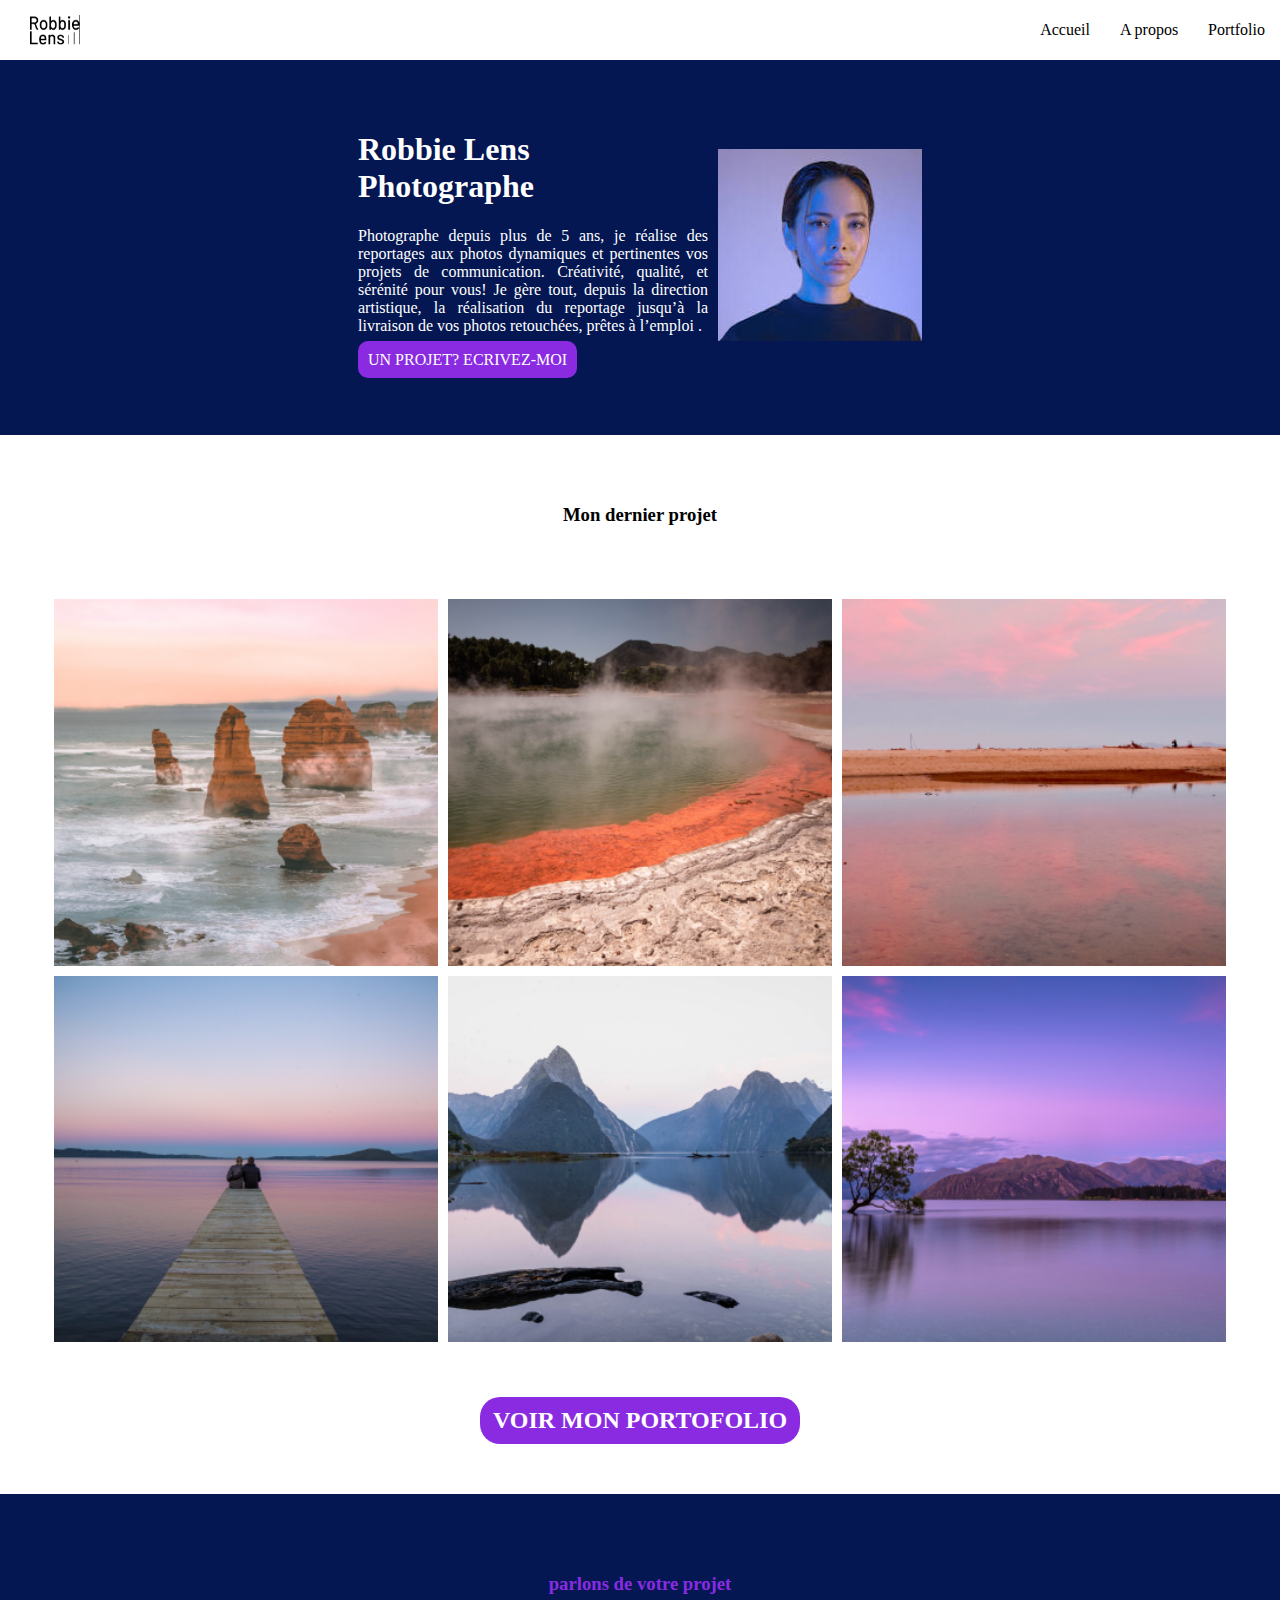
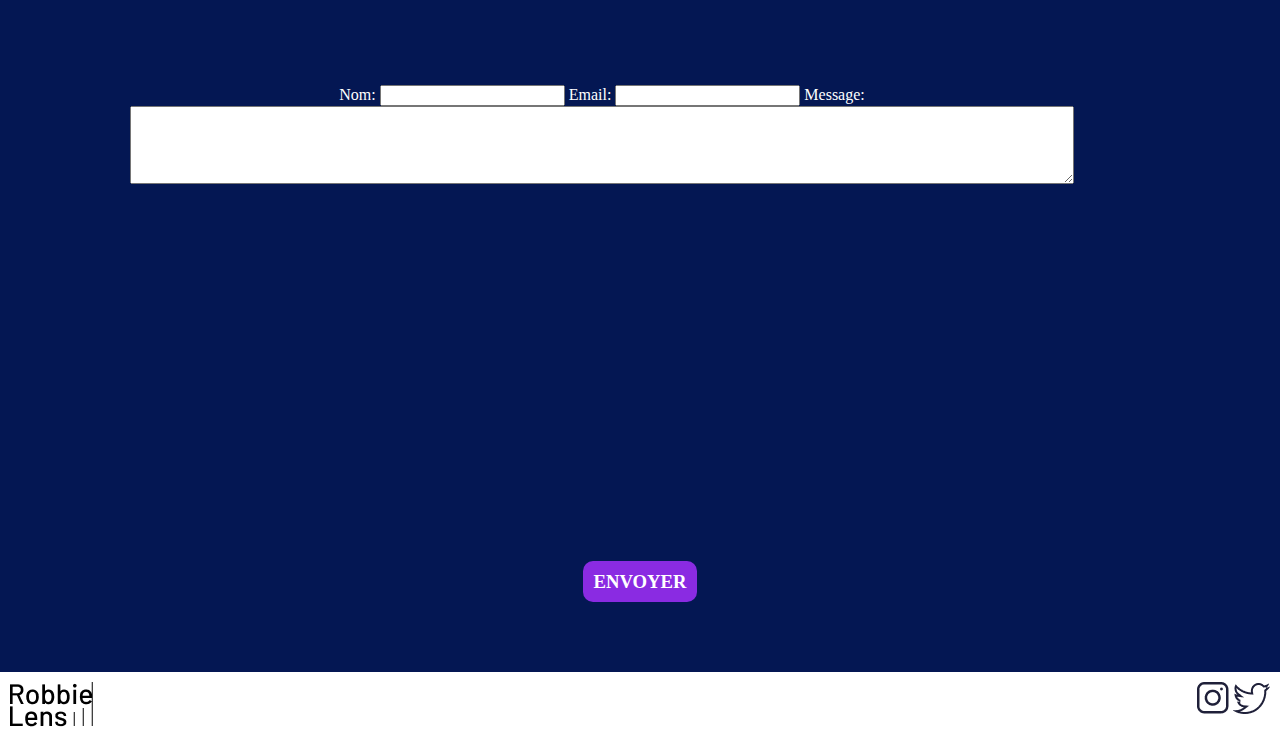
<file: index.html>
<!DOCTYPE html>
<html lang="en">
<head>
    <meta charset="UTF-8">
    <meta name="viewport" content="width=device-width, initial-scale=1.0">
    <title>Maquette HTML/ CSS desktop</title>
    <link rel="stylesheet" href="style.css">
</head>
<body>
    <header>
        <img src="./images/logo.png" alt="Logo">
        <nav>
            <ul>
                <li><a href="#">Accueil</a></li>
                <li><a href="#">A propos</a></li>
                <li><a href="#">Portfolio</a></li>
            </ul>
        </nav>
    </header>
    <main>
        <section class="section1">
            <div class="row-1">
                <h1>Robbie Lens Photographe</h1>
                <p>
                    Photographe depuis plus de 5 ans, je réalise des reportages aux 
                    photos dynamiques et pertinentes  vos projets de communication.
                    Créativité, qualité, et sérénité pour vous! Je gère tout, depuis
                    la direction artistique, la réalisation du reportage jusqu’à la
                    livraison de vos photos retouchées, prêtes à l’emploi .
                </p>
                <p><a href="#">Un projet? Ecrivez-moi</a></p> 
            </div>
            <div class="row-2">
                <img src="./images/téléchargement.jpg" alt="Photo principal">
            </div>
        </section>
        <section class="section2">
            <h3>Mon dernier projet</h3>
            <div class="container">
                <img src="./images/photos 2/element-1.png" alt="photo 1">
                <img src="./images/photos 2/element-2.png" alt="photo 2">
                <img src="./images/photos 2/element-3.png" alt="photo 3">
                <img src="./images/photos 2/element-4.png" alt="photo 4">
                <img src="./images/photos 2/element-5.png" alt="photo 5">
                <img src="./images/photos 2/element-6.png" alt="photo 6">
            </div>
            <h2>
                <a href="#">Voir mon portofolio</a>
            </h2>
        </section>
    </main>


    <section class="section3">
    <h3>parlons de votre projet</h3>

    <form action="#" method="post">
        <label for="name">Nom:</label>
        <input type="text" id="name" name="name" required>

        <label for="email">Email:</label>
        <input type="email" id="email" name="email" required>
     
        <label for="message"
        >Message:</label>
        <textarea id="message" name="message" rows="4" required></textarea>
    </form>

    <h3>
        <a href="#">Envoyer</a>
    </h3>
</section>
    <footer>
        <div>
            <img src="./images/logo.png" alt="bas de page">
        </div>
        <div>
            <img src="./images/instagram.png" alt=" Reseaux sociaux">
            <img src="./images/twitter.png" alt="Reseau sociaux">
        </div>
        
    </footer>
</body>

</html>
</file>
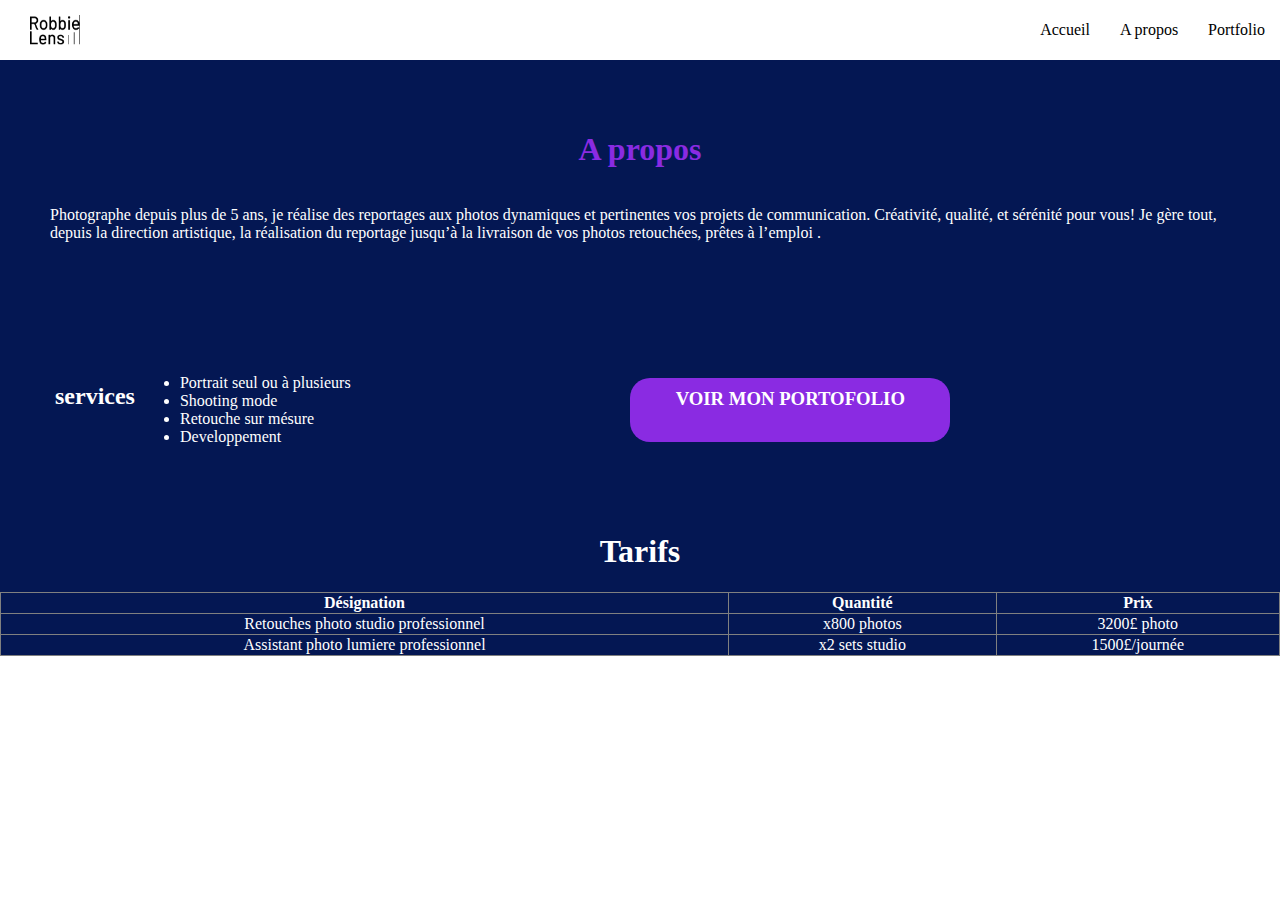
<file: index2.html>
<!DOCTYPE html>
<html lang="en">
<head>
    <meta charset="UTF-8">
    <meta name="viewport" content="width=device-width, initial-scale=1.0">
    <title>Maquette HTML/ CSS desktop</title>
    <link rel="stylesheet" href="./style2.css">
</head>
<body>

   <header>
      <img src="./images/logo.png" alt="Logo">
      <nav>
          <ul>
              <li><a href="#">Accueil</a></li>
              <li><a href="#">A propos</a></li>
              <li><a href="#">Portfolio</a></li>
          </ul>
      </nav>
  </header>
    <main>
    <section class="section1">
    <h1>A propos</h1>
       <br>
       <p>
        Photographe depuis plus de 5 ans, je réalise des reportages aux 
        photos dynamiques et pertinentes  vos projets de communication.
        Créativité, qualité, et sérénité pour vous! Je gère tout, depuis
        la direction artistique, la réalisation du reportage jusqu’à la
        livraison de vos photos retouchées, prêtes à l’emploi .
       </p>

    </section>
    <section class="section2">
       <h2>services</h2>
       <br>
<nav>
   <ul>
       <li>Portrait seul ou à plusieurs</li>
       <li>Shooting mode</li>
       <li>Retouche sur mésure</li>
       <li>Developpement</li>
   </ul>
</nav>

 <h3>
    <a href="#">Voir mon portofolio</a>
 </h3>
</section>
<section class="section3">
<table border="1">

   <center><h1>Tarifs</h1></center>
   <tr>
      <th>Désignation</th>
      <th>Quantité</th>
      <th>Prix</th>
   </tr>
   <tr>
      <td>Retouches photo studio professionnel</td>
       <td>x800 photos</td>
       <td>3200£ photo</td>
   </tr>
   <tr>
      <td>Assistant photo lumiere professionnel</td>
       <td>x2 sets studio</td>
       <td>1500£/journée</td>
   </tr>
</table>
</section>
</main>
</body>
</html>
</file>
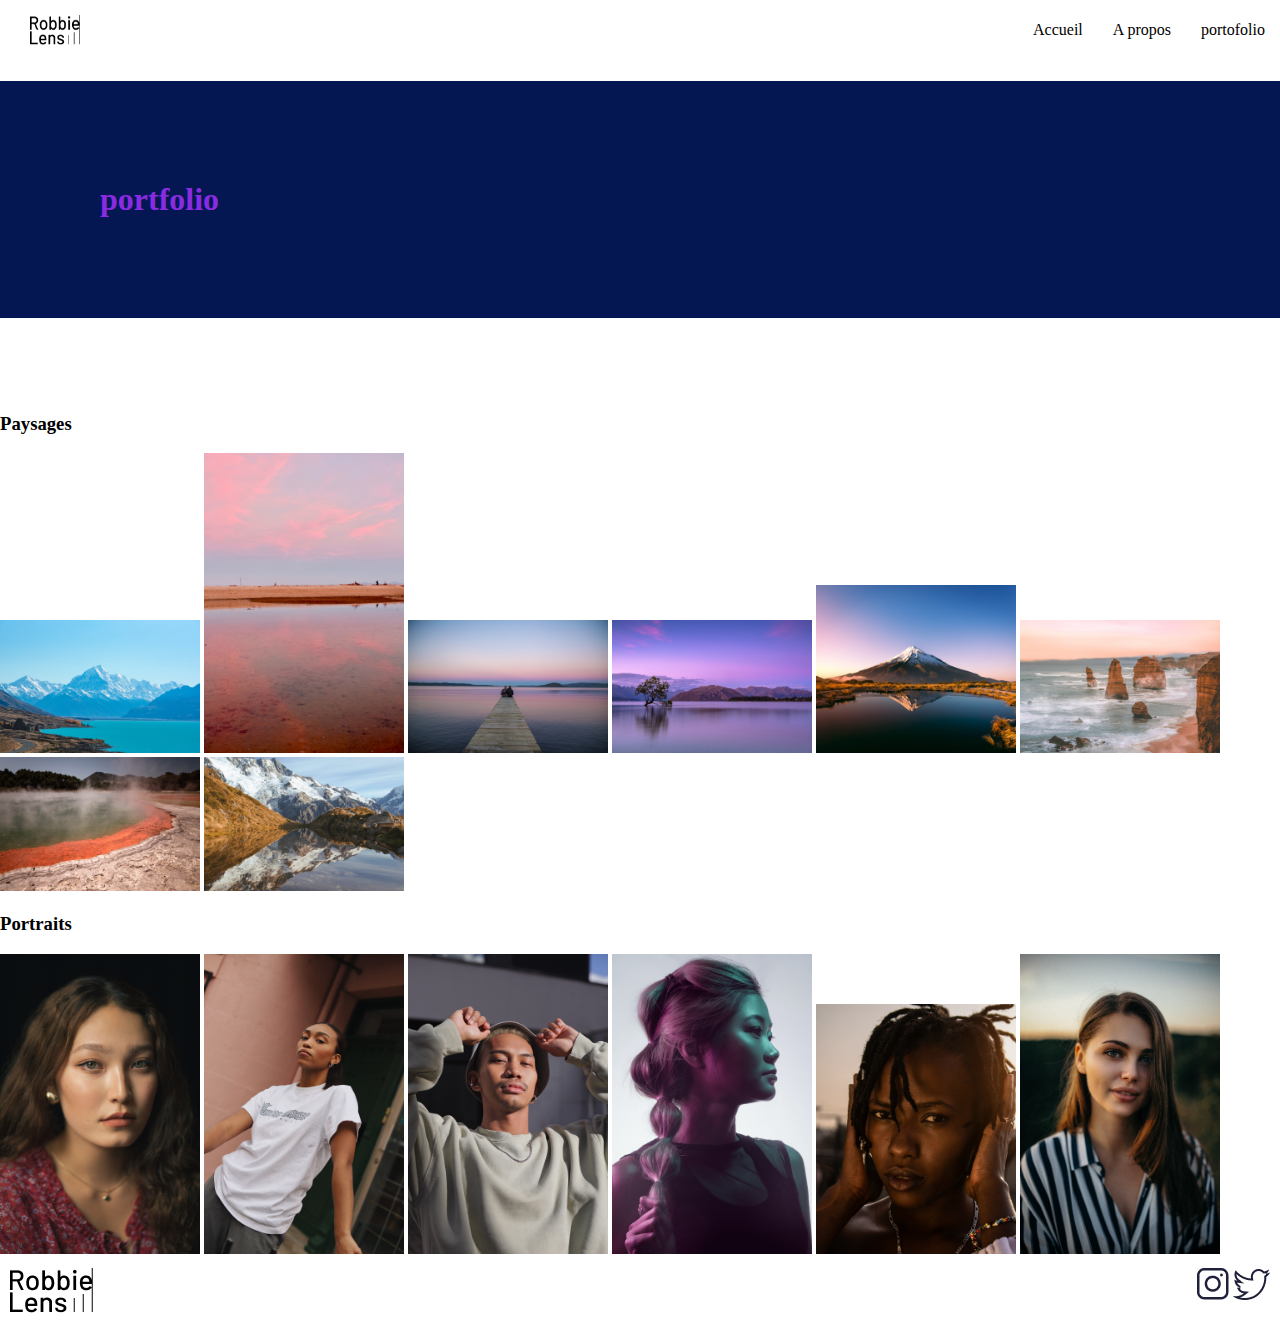
<file: index3.html>
<!DOCTYPE html>
<html lang="en">
<head>
    <meta charset="UTF-8">
    <meta name="viewport" content="width=device-width, initial-scale=1.0">
    <title>Maquette HTML/CSS desktop</title>
    <link rel="stylesheet" href="style3.css">
</head>
<body>
     <header>
    
         <img src="./images/logo.png" alt="logo">       

        <nav>
             <ul>
                <li><a href="#">Accueil</a></li>
                <li><a href="#">A propos</a></li>
                <li><a href="#">portofolio</a></li>
             </ul>
        </nav>
     </header>
     <h1>portfolio</h1>
     <br>
     <br>
     <br>

     <h3>Paysages</h3>
     <section class="section1">
        <img src="./images/photos 2/paysage1 (1).jpg" width="200" alt="paysage1">
        <img src="./images/photos 2/paysage2.jpg" width="200" alt="paysage2">
        <img src="./images/photos 2/paysage3 (1).jpg" width="200" alt="paysage3">
        <img src="./images/photos 2/paysage4 (1).jpg" width="200" alt="paysage4">
        <img src="./images/photos 2/paysage5 (1).jpg" width="200" alt="paysage5">
        <img src="./images/photos 2/paysage7.jpg" width="200" alt="paysage7">
        <img src="./images/photos 2/paysage8 (1).jpg" width="200" alt="paysage8">
        <img src="./images/photos 2/paysage9 (1).jpg" width="200" alt="paysage9">
     </section>

     <h3>Portraits</h3>
<section class="section2">
       <img src="./images/photos 2/portrait1 (1).jpg" width="200" alt="portrait1">
       <img src="./images/photos 2/portrait2 (1).jpg" width="200" alt="portrait2">
       <img src="./images/photos 2/portrait3 (1).jpg" width="200" alt="portrait3">
       <img src="./images/photos 2/portrait4 (1).jpg" width="200" alt="portrait4">
       <img src="./images/photos 2/portrait5 (1).jpg" width="200" alt="portrait5">
       <img src="./images/photos 2/portrait6 (1).jpg" width="200" alt="portrait6">
</section>
     <footer>
        <div>
            <img src="./images/logo.png" alt="bas de page">
        </div>
        <div>
            <img src="./images/instagram.png" alt="Reseau sociaux">
            <img src="./images/twitter.png" alt="Reseau sociaux">
        </div>
     </footer>

</body>
</html>
</file>
<file: style.css>
body {
  margin: 0;
  padding: 0;
  box-sizing: border-box;
}

header{
  display: flex;
  flex-wrap: wrap;
  justify-content: space-between;
  align-items: center;
}

header img {
  width: 50px;
  height: 30px;
  padding-left: 30px;
}

header nav ul {
  display: flex;
}

header nav ul li {
  list-style-type: none;
  padding: 5px;
}

header nav ul li a {
  text-decoration: none;
  color: black;
  padding: 10px;
}

header nav ul li a:hover {
  text-decoration: none;
  color: rgb(211, 26, 195);
  padding: 10px;
}

.section1 {
  display: flex;
  flex-direction: row;
  flex-wrap: wrap;
  padding: 50px;
  justify-content: center;
  align-items: center;
  background-color: rgb(4, 23, 83);
}

.row-1 {
  width: 350px;
  color: white;
  padding-right: 10px;
}

.row-1 h1 {
  font-size: 2em;
}

.row-1 p {
  text-align: justify;
}

.row-2 img {
  background-position: top right;
  background-size: cover;
  justify-content: right;
}

P a {
  background-color: blueviolet;
  padding: 10px;
  border-radius: 10px;
  text-decoration: none;
  color: white;
  text-transform: uppercase;
}

.section2 h3 {
  padding: 50px;
  text-align: center;
}

.container {
  display: flex;
  flex-wrap: wrap;
  justify-content: center;
}
.container img {
  width: 30%;
  padding: 5px;
}

.section2 h2 {
  
  background-color: blueviolet;
  width: 300px;
  text-align: center;
  margin: 50px auto;
  padding: 10px;
  border-radius: 20px;
}

.section2 h2 a {
  text-decoration: none;
  text-transform: uppercase;
  color: white;
}

.section3 {
  padding: 50px;
  text-align: center;
  background-color: rgb(4, 23, 83);
}

.section3 h3 a {
  background-color: blueviolet;
  padding: 10px;
  border-radius: 10px;
  text-decoration: none;
  color: white;
  text-transform: uppercase;

}

.section3 h3 {

  text-decoration: none;
 color:blueviolet;
  padding: 10px;
}

.section3 form {
  color: white;
  width: 80%;
  margin: 80px;
}

textarea { 
 display: block;
 width: 100%;
 padding: 8px;
 margin-bottom: 40%;
 box-sizing: border-box;

  
}

footer {
  display: flex;
  flex-wrap: wrap;
  justify-content: space-between;
  padding: 10px;
  text-decoration: none;
}
</file>
<file: style2.css>
body {

    margin: 0;
    padding: 0;
    box-sizing: border-box;
    
}

header {
    display: flex;
    flex-wrap: wrap;
    justify-content: space-between;
    align-items: center;
  }

  header img {
    width: 50px;
    height: 30px;
    padding-left: 30px;
  }
  
  header nav ul {
    display: flex;
  }
  
  header nav ul li {
    list-style-type: none;
    padding: 5px;
  }
  
  header nav ul li a {
    text-decoration: none;
    color: black;
    padding: 10px;
  }
  
  header nav ul li a:hover {
    text-decoration: none;
    color: rgb(211, 26, 195);
    padding: 10px;
  }
  

.section1 {

  display: flex;
  flex-direction: row;
  flex-wrap: wrap;
  padding: 50px;
  justify-content: center;
  align-items: center;
  color: blueviolet;
 
}

p {
    color: white;
}


nav  ul li {

    color: white;

    
}

.section2 h3  {

    background-color: blueviolet;
    width: 300px;
    text-align: center;
    margin: 20px auto;
    padding: 10px;
    border-radius: 20px;

} 

.section2 h3 a {

    text-decoration: none;
    text-transform: uppercase;
    color: white;
}

.section1  {

    display: flex;
    flex-direction: row;
    flex-wrap: wrap;
    padding: 50px;
    justify-content: center;
    align-items: center;
    
}

.section2 {

    padding: 50px;
    justify-content: center;
    display: flex;
    flex-wrap: wrap;
   
}

.section2 h2 {

    padding: 5px;
    color: white;
    flex-direction: row;

}


table {

  text-align: center;
  width: 100%;
  border-collapse: collapse;
  color: white;
}

center h1 { 
  color: white;
}


main {
  background-color:rgb(4, 23, 83);

}
</file>
<file: style3.css>
body {
    margin: 0;
    padding: 0;
    box-sizing: border-box;
}

header {
     display:flex;
     flex-wrap:wrap;
     justify-content:space-between;
     align-items: center;
}

header img {
     width: 50px;
     height: 30px;
     padding-left: 30px;
}

header nav ul {
     display: flex;
}

header nav ul li {
    list-style-type: none;
    padding: 5px;
}

header nav ul li a {
    text-decoration: none;
    color: black;
    padding: 10px;
}

header nav ul li a :hover {
    text-decoration:none;
    color: brown;
    padding:10px;
}

 h1 {
    padding:100px;
    background-color:rgb(4, 23,83);
    color: blueviolet;
}

footer {
    display: flex;
    flex-wrap: wrap;
    justify-content: space-between;
    padding: 10px;
    text-decoration: none;
}
</file>
